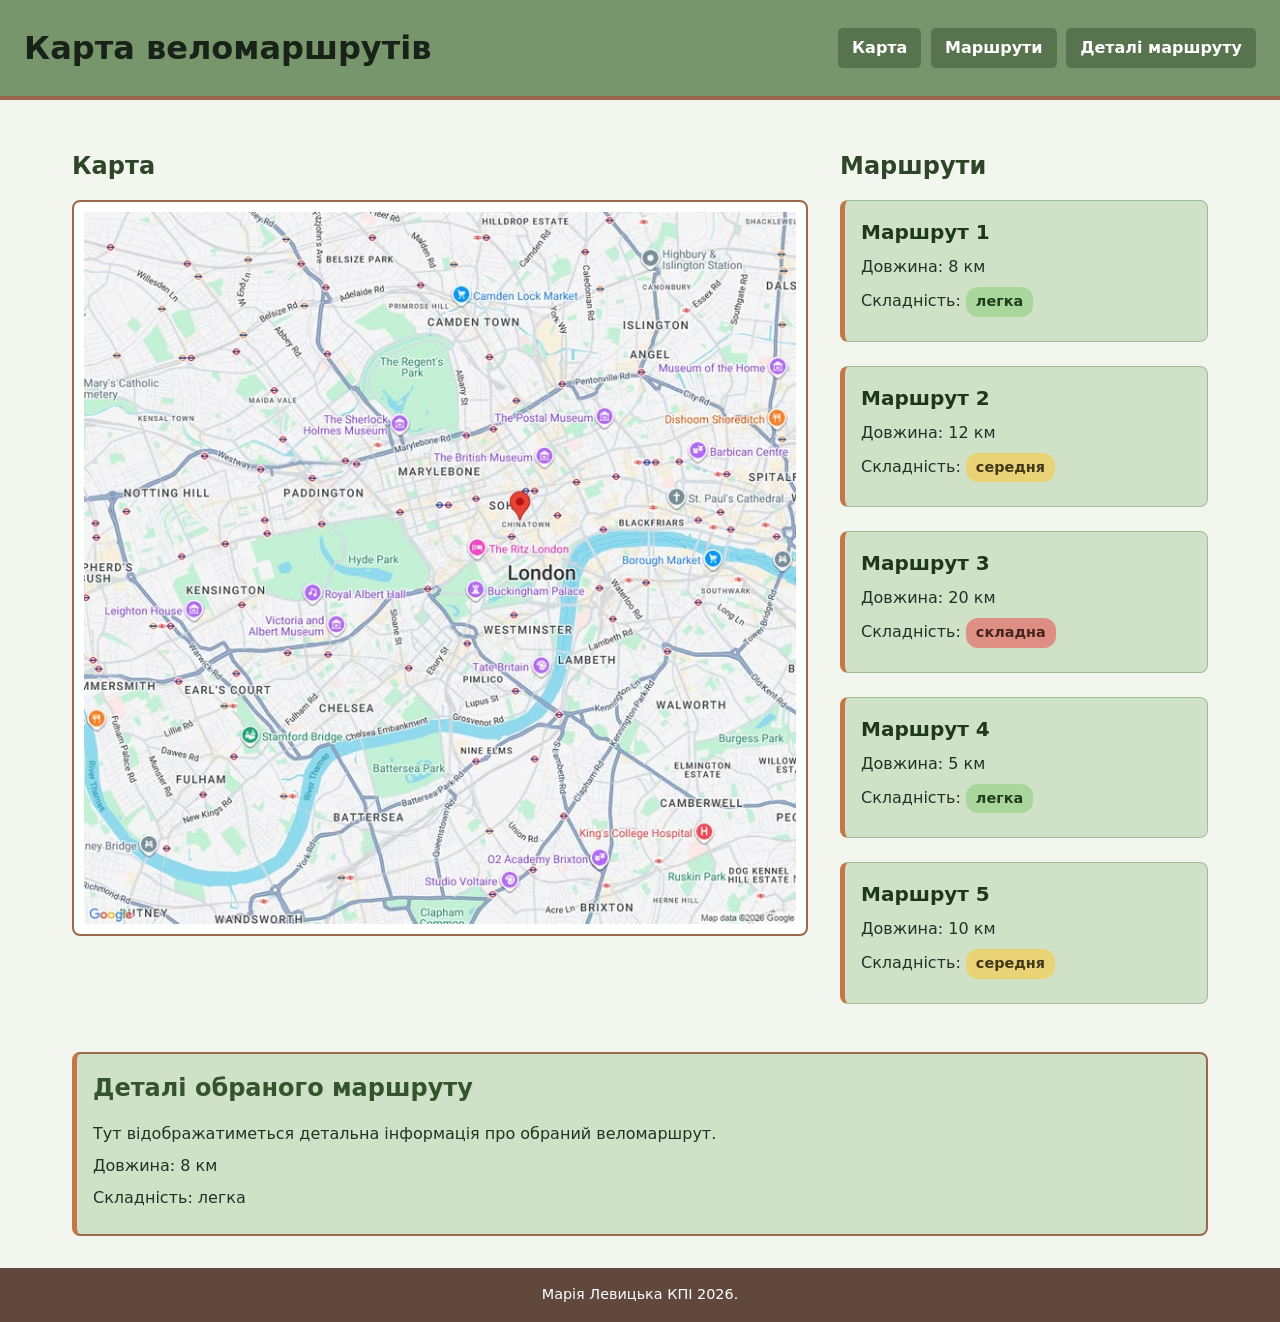
<file: index.html>
<!DOCTYPE html>
<html lang="uk">

<head>
    <meta charset="UTF-8">
    <meta name="viewport" content="width=device-width, initial-scale=1.0">
    <title>Карта веломаршрутів</title>
    <link rel="stylesheet" href="css/style.css">
</head>

<body>

    <header>
        <h1>Карта веломаршрутів</h1>

        <nav>
            <a href="#map">Карта</a>
            <a href="#routes">Маршрути</a>
            <a href="#details">Деталі маршруту</a>
        </nav>
    </header>

    <main>

        <section id="map">
            <h2>Карта</h2>

            <img src="assets/img/map-placeholder.jpg"
                alt="Карта веломаршрутів міста">
        </section>

        <section id="routes">
            <h2>Маршрути</h2>

            <div class="cards">

                <article>
                    <h3>Маршрут 1</h3>
                    <p>Довжина: 8 км</p>
                    <p>
                        Складність:
                        <span class="difficulty easy">легка</span>
                    </p>
                </article>

                <article>
                    <h3>Маршрут 2</h3>
                    <p>Довжина: 12 км</p>
                    <p>
                        Складність:
                        <span class="difficulty medium">середня</span>
                    </p>
                </article>

                <article>
                    <h3>Маршрут 3</h3>
                    <p>Довжина: 20 км</p>
                    <p>
                        Складність:
                        <span class="difficulty hard">складна</span>
                    </p>
                </article>

                <article>
                    <h3>Маршрут 4</h3>
                    <p>Довжина: 5 км</p>
                    <p>
                        Складність:
                        <span class="difficulty easy">легка</span>
                    </p>
                </article>

                <article>
                    <h3>Маршрут 5</h3>
                    <p>Довжина: 10 км</p>
                    <p>
                        Складність:
                        <span class="difficulty medium">середня</span>
                    </p>
                </article>

            </div>
        </section>

    </main>

    <aside id="details">
        <h2>Деталі обраного маршруту</h2>

        <p>
            Тут відображатиметься детальна інформація
            про обраний веломаршрут.
        </p>

        <p>Довжина: 8 км</p>
        <p>Складність: легка</p>
    </aside>

    <footer>
        <p>Марія Левицька КПІ 2026.</p>
    </footer>

    <script src="js/app.js"></script>

</body>

</html>
</file>
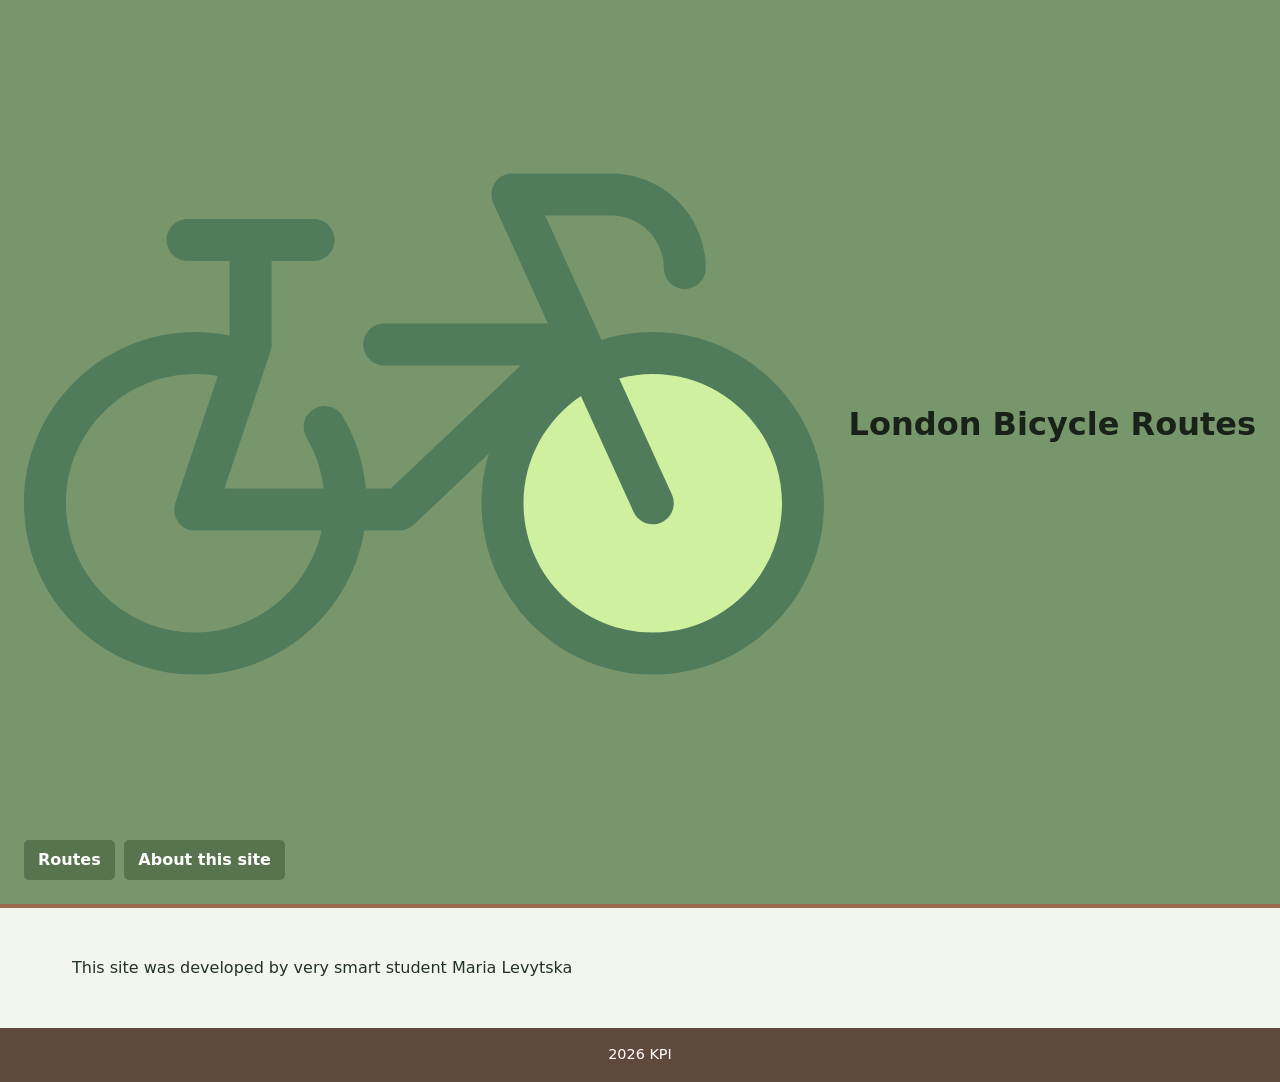
<file: about.html>
<!DOCTYPE html>
<html lang="en">

<head>
    <meta charset="UTF-8">
    <title>14 bicycle routes</title>
     <link rel="icon" type="image/x-icon" href="assets/logo.svg">
    <link rel="stylesheet" href="css/style.css">
    <script src="js/app.js"></script>
</head>

<body>

    <header>
         <img src="assets/logo.svg" />
        <h1>London Bicycle Routes</h1>
        <nav>
            <a  href="index.html">Routes</a>
            <a class="active" href="about.html">About this site</a>
        </nav>

    </header>

    <main>
        This site was developed by very smart student Maria Levytska 
    </main>

    <footer>2026 KPI</footer>

</body>

</html>
</file>
<file: css/style.css>
*,
*::before,
*::after {
    box-sizing: border-box;
}

body {
    margin: 0;
    font-family: system-ui, -apple-system, BlinkMacSystemFont, "Segoe UI",
        Roboto, Arial, sans-serif;

    font-size: 1rem;
    line-height: 1.5;

    color: #243224;
    background-color: #f3f6ef;
}

h1 {
    font-size: 2rem;
}

h2 {
    font-size: 1.5rem;
}

h3 {
    font-size: 1.25rem;
}

header {
    display: flex;
    flex-direction: column;
    align-items: flex-start;
    gap: 1rem;

    padding: 1.5rem;

    background-color: #78966b;
    border-bottom: 4px solid #9a684d;
}

header h1 {
    margin: 0;
    color: #182218;
}

nav {
    display: flex;
    flex-direction: column;
    gap: 0.6rem;
}

nav a {
    display: inline-block;

    padding: 8px 14px;

    color: #ffffff;
    background-color: #58744e;

    border-radius: 5px;

    text-decoration: none;
    font-weight: 600;

    transition: background-color 0.2s;
}

nav a:hover {
    background-color: #496441;
}

nav a:active {
    background-color: #754c38;
}

main {
    max-width: 1000px;
    margin: 0 auto;
    padding: 2rem 1rem;
}

section {
    margin-bottom: 2rem;
}

section h2 {
    margin-top: 0;
    margin-bottom: 1rem;

    color: #2f4528;
}

img {
    max-width: 100%;
    height: auto;
}

#map img {
    display: block;
    width: 100%;

    padding: 10px;

    border: 2px solid #9a684d;
    border-radius: 8px;

    background-color: #ffffff;
}

.cards {
    display: grid;
    grid-template-columns: 1fr;
    gap: 1rem;
}

article {
    padding: 1rem;

    border: 1px solid #9fbc94;
    border-left: 5px solid #c47745;
    border-radius: 8px;

    background-color: #cfe2c7;

    transition: background-color 0.2s;
}

article:hover {
    background-color: #bdd7b4;
}

article h3 {
    margin-top: 0;
    margin-bottom: 0.5rem;

    color: #21371d;
}

article p {
    margin-top: 0.5rem;
    margin-bottom: 0.5rem;
}

.difficulty {
    display: inline-block;

    padding: 4px 10px;

    border-radius: 12px;

    font-size: 0.9rem;
    font-weight: 600;
}

.easy {
    background-color: #a9d69b;
    color: #1f3c1d;
}

.medium {
    background-color: #ead277;
    color: #413719;
}

.hard {
    background-color: #df8e83;
    color: #48241f;
}

.route-length {
    margin: 0.5rem 0;
}

.route-length span {
    font-size: 1.3rem;
    font-weight: 700;

    color: #754c38;
}

/*
Для створення активного та енергійного вигляду використано зелений
як основний колір інтерфейсу та помаранчевий як додатковий акцент.
Зелений підкреслює природну тематику веломаршрутів, а теплий помаранчевий
додає дизайну енергійності. Світлий нейтрально-зелений фон зберігає
інтерфейс легким для сприйняття та не перевантажує сторінку.
*/

#details {
    max-width: 968px;

    margin: 0 auto 2rem;
    padding: 1rem;

    border: 2px solid #9a684d;
    border-left: 5px solid #c47745;
    border-radius: 8px;

    background-color: #cfe2c7;
}

#details h2 {
    margin-top: 0;
    margin-bottom: 1rem;

    color: #34532f;
}

#details p {
    margin-top: 0.5rem;
    margin-bottom: 0.5rem;
}

footer {
    padding: 1rem;

    background-color: #60493c;
    color: #ffffff;

    text-align: center;
    font-size: 0.9rem;
}

footer p {
    margin: 0;
}

@media (min-width: 600px) {
    header {
        flex-direction: row;
        justify-content: space-between;
        align-items: center;
        flex-wrap: wrap;
    }

    nav {
        flex-direction: row;
        flex-wrap: wrap;
        gap: 0.6rem;
    }

    .cards {
        grid-template-columns: repeat(2, 1fr);
    }
}

@media (min-width: 1024px) {
    main {
        max-width: 1200px;

        display: grid;
        grid-template-columns: 2fr 1fr;
        gap: 2rem;

        padding: 3rem 2rem;
    }

    section {
        margin-bottom: 0;
    }

    .cards {
        grid-template-columns: 1fr;
        gap: 1.5rem;
    }

    #details {
        max-width: 1136px;
    }
}
</file>
